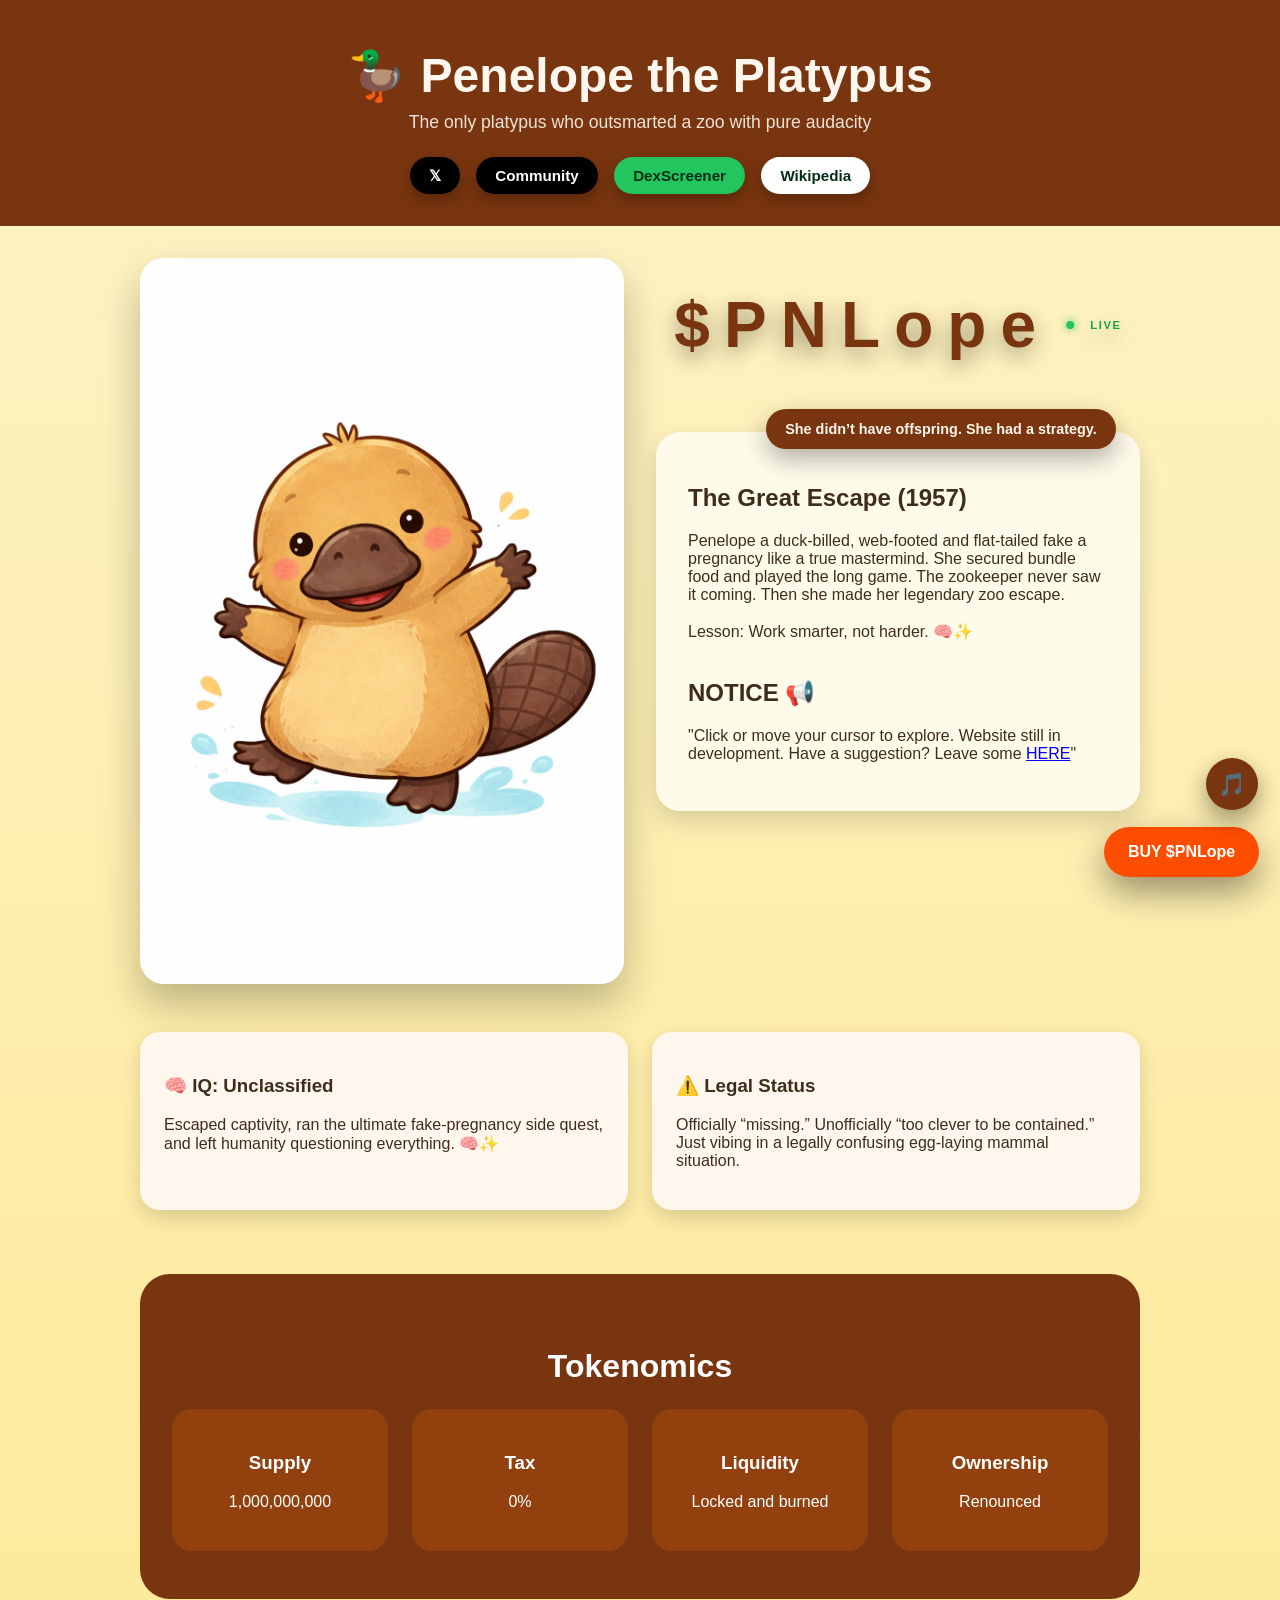
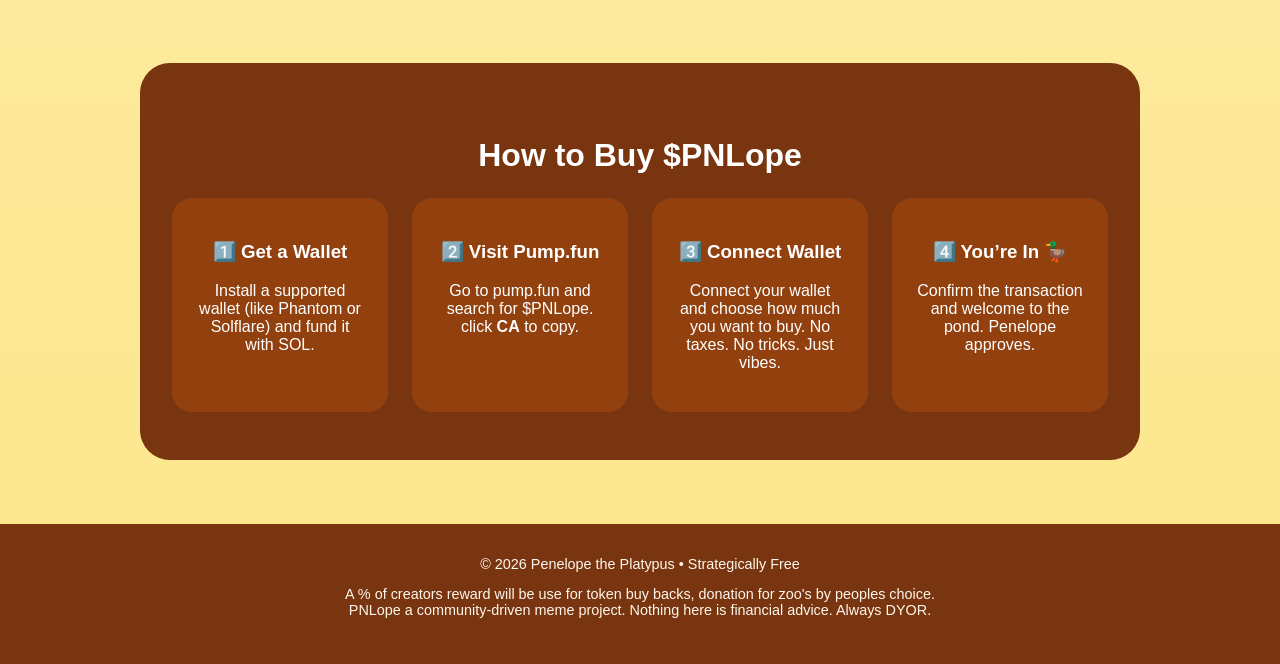
<file: index.html>
<!DOCTYPE html>
<html lang="en">
<head>
<meta charset="UTF-8" />
<meta name="viewport" content="width=device-width, initial-scale=1.0" />
<title>Penelope the Platypus</title>

<link rel="stylesheet" href="css/style.css">
<script src="js/main.js" defer></script>

</head>

<body>

<audio id="bg-music" loop preload="auto">
  <source src="assets/platypus song.mp3" type="audio/mpeg">
</audio>

<div class="music-toggle" title="Toggle music">🎵</div>

<header>
  <h1>
    <a href="about.html" class="header-link">
    🦆 Penelope the Platypus
    </a>
  </h1>

  <p>The only platypus who outsmarted a zoo with pure audacity</p>

  <div class="socials">
    <a href="https://x.com/PNLopePlatypus" target="_blank" class="btn x">𝕏</a>
    <a href="https://x.com" target="_blank" class="btn xc">Community</a>
    <a href="https://dexscreener.com" target="_blank" class="btn dex">DexScreener</a>
    <a href="https://en.wikipedia.org/wiki/Penelope_(platypus)" target="_blank" class="btn wiki">Wikipedia</a>
  </div>
</header>

<main class="container">
  <section class="hero">
    <img src="assets/penelope.png" alt="Penelope the Platypus" />
    <div class="story">

      <a href="degenerate.html" target="_blank" class="token-label">
        $PNLope <span class="live-dot"></span><span class="live-text">LIVE</span>
      </a>

      <div class="floating-quote">She didn’t have offspring. She had a strategy.</div>

      <h2>The Great Escape (1957)</h2>
      <p>
        Penelope a duck-billed, web-footed and flat-tailed
        fake a pregnancy like a true mastermind.
        She secured
        <a href ="https://pump.fun/" target="_blank" class="no-underline-link">
          bundle
        </a>
        food and played the long game. The zookeeper never saw it coming.
        Then she made her legendary zoo escape. <br><br>
        Lesson: Work smarter, not harder. 🧠✨
	
	<br><br>
      <h2>NOTICE 📢</h2>
      <p>
        "Click or move your cursor to explore. Website still in development. Have a suggestion? Leave some
	<a href ="https://forms.gle/wPybnPiphrphsEWS7" target="_blank">HERE</a>"
      </p>
      </p>
    </div>
  </section>
  <section class="facts"> 
    <div class="fact-card"><h3>🧠 IQ: Unclassified</h3>
	<p>
	   Escaped captivity, ran the ultimate fake-pregnancy side quest, 
	   and left humanity questioning everything. 🧠✨
	</p>
    </div>
    <div class="fact-card"><h3>⚠️ Legal Status</h3>
	<p>Officially “missing.” Unofficially “too clever to be contained.” 
	  Just vibing in a legally confusing
	  <span class="easter-egg" ondblclick="unlockVault()">egg</span>-laying mammal situation.
	</p></div>
  </section>

  <section class="tokenomics">
    <h2>Tokenomics</h2>
    <div class="token-grid">
      <div class="token-box"><h3>Supply</h3><p>1,000,000,000</p></div>
      <div class="token-box"><h3>Tax</h3><p>0%</p></div>
      <div class="token-box"><h3>Liquidity</h3><p>Locked and burned</p></div>
      <div class="token-box"><h3>Ownership</h3><p>Renounced</p></div>
    </div>
  </section>

  <section id="secret" class="meme-vault">
    <h2>🕵️ Secret Egg Vault</h2>
    <p>You found it. You are smart!</p>
    <p>Just like Penelope the Platypus!</p>
    <img src="assets/easter egg.png">
  </section>

<section class="tokenomics">
  <h2>How to Buy $PNLope</h2>

  <div class="token-grid">
    <div class="token-box">
      <h3>1️⃣ Get a Wallet</h3>
      <p>
        Install a supported wallet (like Phantom or Solflare)  
        and fund it with SOL.
      </p>
    </div>

    <div class="token-box">
      <h3>2️⃣ Visit Pump.fun</h3>
      <p>
        Go to pump.fun
        and search for $PNLope.<br>
	click <strong id="copy-pnlope" style="cursor:pointer;">CA</strong> to copy.
      </p>
    </div>

    <div class="token-box">
      <h3>3️⃣ Connect Wallet</h3>
      <p>
        Connect your wallet and choose how much you want to buy.  
        No taxes. No tricks. Just vibes.
      </p>
    </div>

    <div class="token-box">
      <h3>4️⃣ You’re In 🦆</h3>
      <p>
        Confirm the transaction and welcome to the pond.  
        Penelope approves.
      </p>
    </div>
  </div>
</section>


</main>

<footer>
	© 2026 Penelope the Platypus • Strategically Free <br>
	<p>
	    A % of <a href="https://x.com/cthulhujinn" target="_blank" class="no-underline-link">creators</a>
		reward will be use for token buy backs, donation for zoo's by peoples choice.<br>
	    PNLope a community-driven meme project. Nothing here is financial advice. Always DYOR.
	</p>	

</footer>

<a href="https://pump.fun/" target="_blank" class="floating-buy">BUY $PNLope</a>

</body>
</html>
</file>
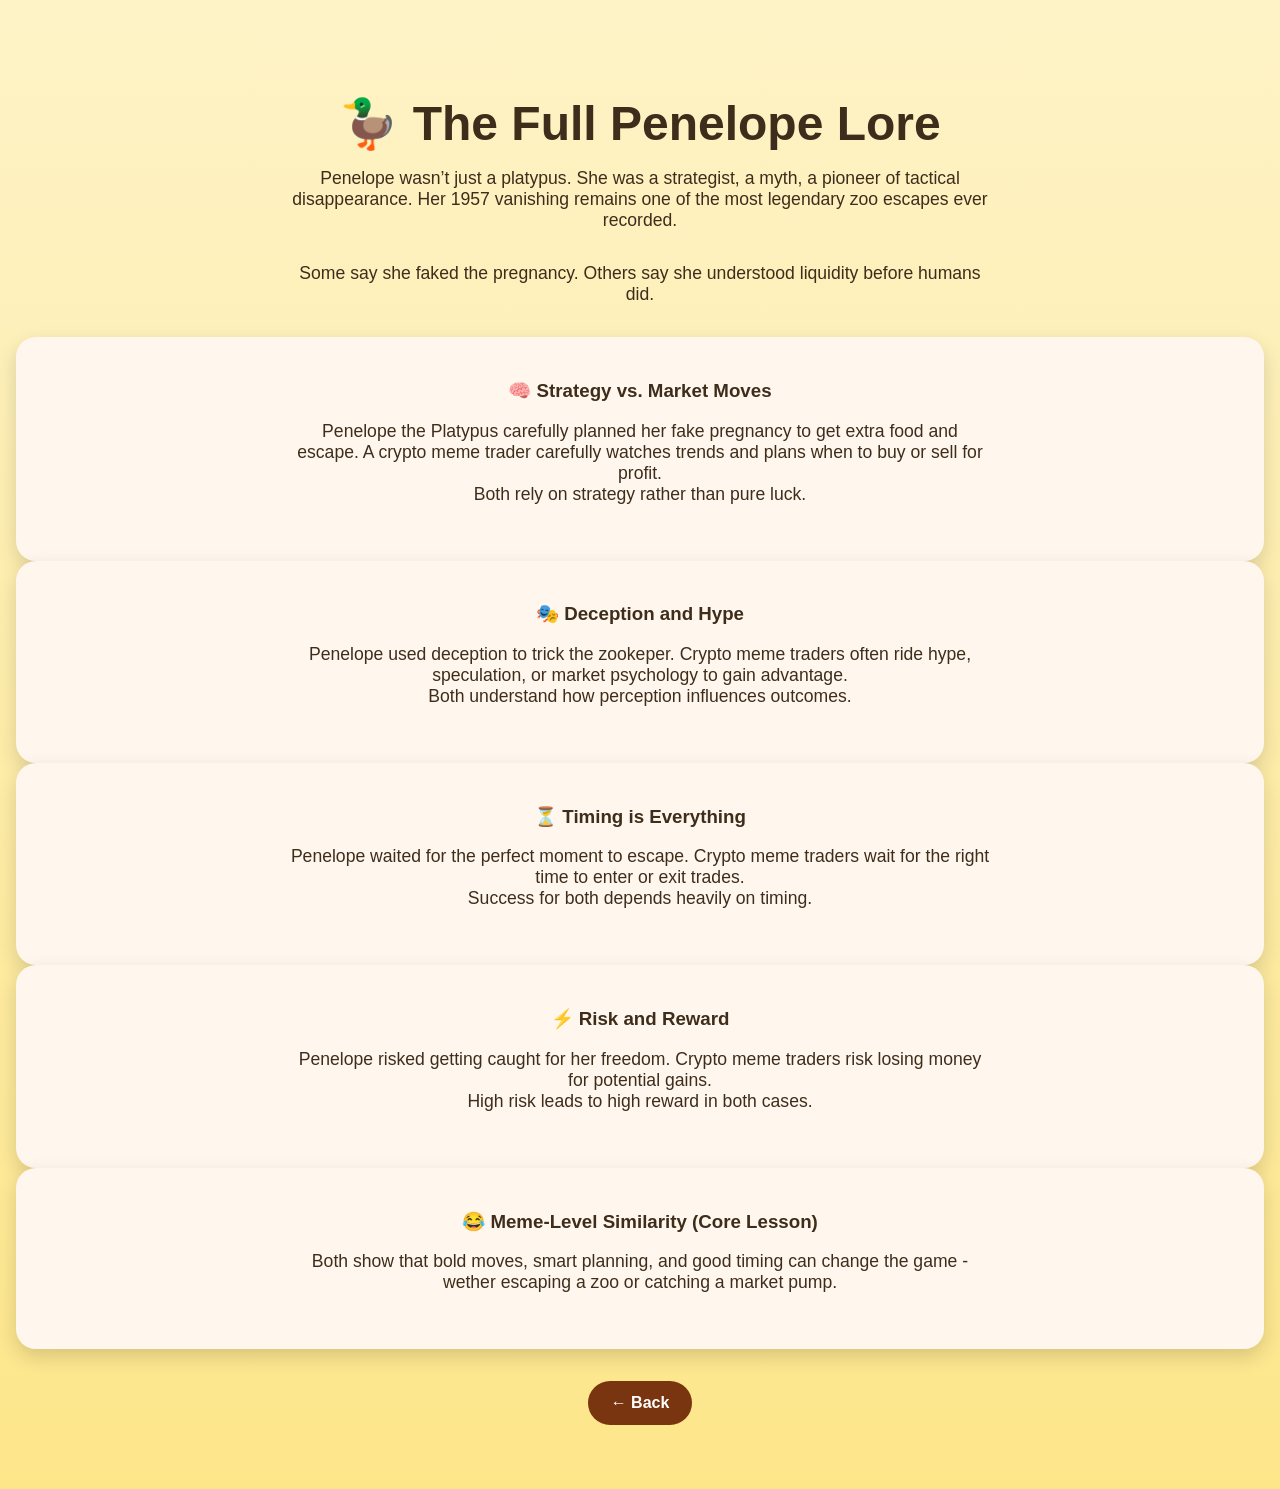
<file: about.html>
<!DOCTYPE html>
<html lang="en">
<head>
<meta charset="UTF-8">
<meta name="viewport" content="width=device-width, initial-scale=1.0">
<title>About Penelope</title>

<style>
body {
  margin: 0;
  font-family: 'Comic Sans MS', 'Trebuchet MS', sans-serif;
  background: linear-gradient(180deg, #fef3c7, #fde68a);
  color: #3f2d1c;
  text-align: center;
  padding: 4rem 1rem;
}

h1 {
  font-size: 3rem;
  margin-bottom: 1rem;
}

p {
  max-width: 700px;
  margin: 0 auto 2rem;
  font-size: 1.1rem;
}

a {
  display: inline-block;
  margin-top: 2rem;
  padding: 0.8rem 1.4rem;
  background: #78350f;
  color: white;
  text-decoration: none;
  border-radius: 999px;
  font-weight: bold;
}

/* FACTS */
.facts {
  margin-top: 3rem;
  display: grid;
  grid-template-columns: repeat(auto-fit, minmax(220px, 1fr));
  gap: 1.5rem;
}

.fact-card {
  background: #fff7ed;
  border-radius: 20px;
  padding: 1.5rem;
  box-shadow: 0 8px 20px rgba(0,0,0,0.15);
}

</style>
</head>
<body>

<h1>🦆 The Full Penelope Lore</h1>

<p>
Penelope wasn’t just a platypus.
She was a strategist, a myth, a pioneer of tactical disappearance.
Her 1957 vanishing remains one of the most legendary zoo escapes ever recorded.
</p>

<p>
Some say she faked the pregnancy.
Others say she understood liquidity before humans did.
</p>

<div class="fact-card"><h3>🧠 Strategy vs. Market Moves</h3>
  <p>
    Penelope the Platypus carefully planned her fake pregnancy
    to get extra food and escape. A crypto meme trader carefully
    watches trends and plans when to buy or sell for profit.<br>
    Both rely on strategy rather than pure luck.
  </p>
</div>

<div class="fact-card"><h3>🎭 Deception and Hype</h3>
  <p>
    Penelope used deception to trick the zookeper.
    Crypto meme traders often ride hype, speculation,
    or market psychology to gain advantage.<br>
    Both understand how perception influences outcomes.
  </p>
</div>

<div class="fact-card"><h3>⏳ Timing is Everything</h3>
  <p>
    Penelope waited for the perfect moment to escape.
    Crypto meme traders wait for the right time to enter or exit trades.<br>
    Success for both depends heavily on timing.
  </p>
</div>

<div class="fact-card"><h3>⚡ Risk and Reward</h3>
  <p>
    Penelope risked getting caught for her freedom. Crypto meme traders
    risk losing money for potential gains.<br>
    High risk leads to high reward in both cases.
  </p>
</div>

<div class="fact-card"><h3>😂 Meme-Level Similarity (Core Lesson)</h3>
  <p>
    Both show that bold moves, smart planning, and good timing can change the game
    - wether escaping a zoo or catching a market pump.
  </p>
</div>

<a href="index.html">← Back</a>

</body>
</html>
</file>
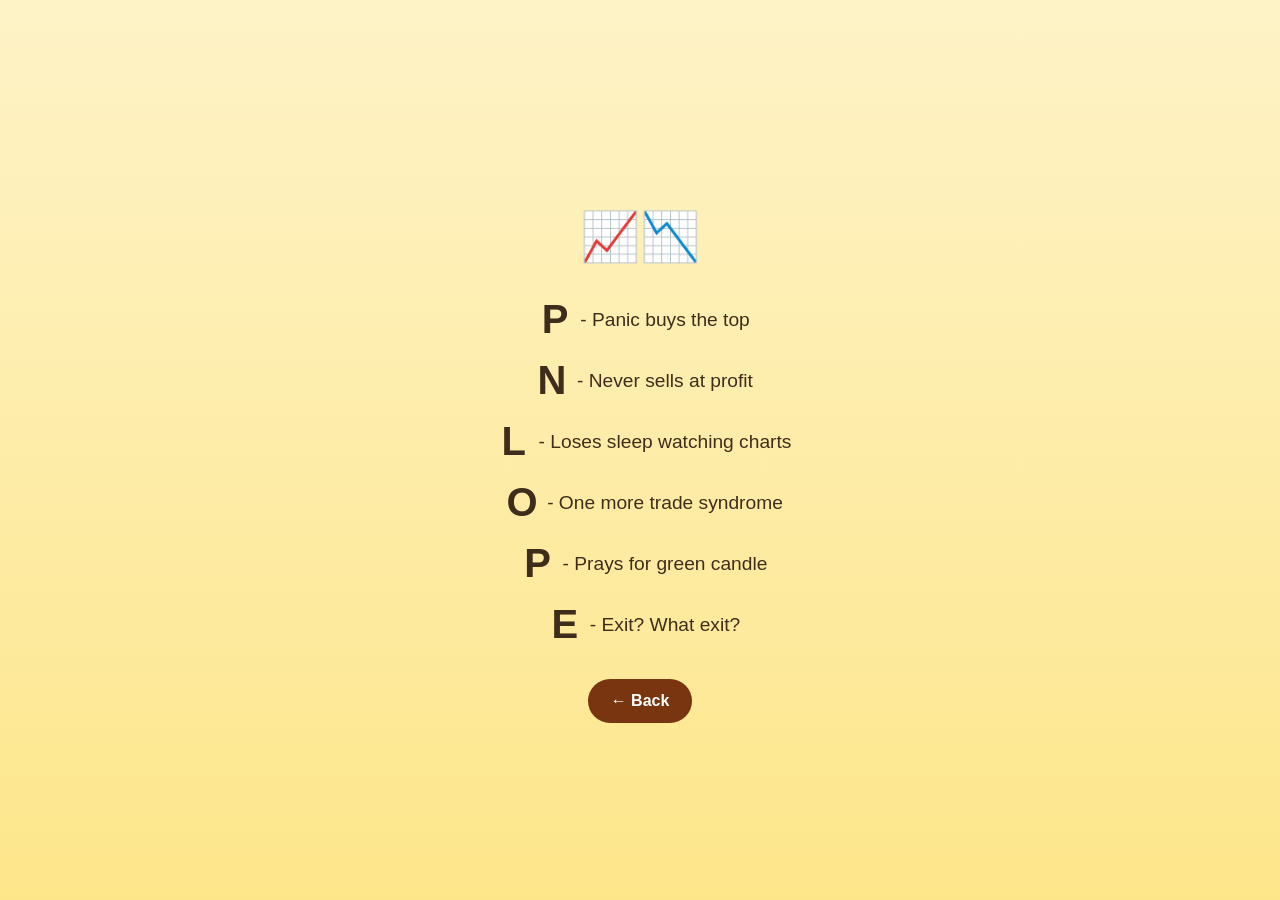
<file: degenerate.html>
<!DOCTYPE html>
<html lang="en">
<head>
<meta charset="UTF-8">
<meta name="viewport" content="width=device-width, initial-scale=1.0">
<title>About Penelope</title>

<style>
body {
  margin: 0;
  font-family: 'Comic Sans MS', 'Trebuchet MS', sans-serif;
  background: linear-gradient(180deg, #fef3c7, #fde68a);
  color: #3f2d1c;
  display: flex;
  flex-direction: column;
  align-items: center;
  justify-content: center;
  min-height: 100vh;
  text-align: center;
}

h1 {
  font-size: 3rem;
  margin-bottom: 2rem;
}

.acrostic {
  display: flex;
  flex-direction: column;
  align-items: center; /* centers each line */
  gap: 1rem;
}

.line {
  display: flex;
  align-items: center;
  justify-content: center;
  font-size: 1.2rem;
}

.letter {
  font-weight: bold;
  font-size: 40px;
  width: 50px;   /* keeps letters aligned */
  text-align: center;
}

a {
  margin-top: 2rem;
  padding: 0.8rem 1.4rem;
  background: #78350f;
  color: white;
  text-decoration: none;
  border-radius: 999px;
  font-weight: bold;
}
</style>
</head>

<body>

<h1>📈📉</h1>

<div class="acrostic">
  <div class="line"><div class="letter">P</div> - Panic buys the top</div>
  <div class="line"><div class="letter">N</div> - Never sells at profit</div>
  <div class="line"><div class="letter">L</div> - Loses sleep watching charts</div>
  <div class="line"><div class="letter">O</div> - One more trade syndrome</div>
  <div class="line"><div class="letter">P</div> - Prays for green candle</div>
  <div class="line"><div class="letter">E</div> - Exit? What exit?</div>
</div>

<a href="index.html">← Back</a>

</body>
</html>
</file>
<file: css/style.css>
body {
  margin: 0;
  font-family: 'Comic Sans MS', 'Trebuchet MS', sans-serif;
  background: linear-gradient(180deg, #fef3c7, #fde68a);
  color: #3f2d1c;
}

header {
  padding: 3rem 1rem 2rem;
  text-align: center;
  background: #78350f;
  color: #fff7ed;
}

header h1 { font-size: 3rem; margin: 0; }
header p { margin-top: 0.5rem; font-size: 1.1rem; opacity: 0.9; }

.container {
  max-width: 1000px;
  margin: 0 auto;
  padding: 2rem 1rem 4rem;
}

.hero {
  display: grid;
  grid-template-columns: 1fr 1fr;
  gap: 2rem;
  align-items: center;
}

.hero img {
  width: 100%;
  border-radius: 24px;
  box-shadow: 0 20px 40px rgba(0,0,0,0.25);
}

.story {
  position: relative;
  background: #fffbeb;
  padding: 2rem;
  border-radius: 24px;
  box-shadow: 0 10px 25px rgba(0,0,0,0.15);
}

/* TOKEN LABEL */
.token-label {
  position: absolute;
  top: -9rem;
  left: 50%;
  transform: translateX(-50%);
  font-size: 4rem;
  font-weight: 900;
  letter-spacing: 0.22em;
  color: #78350f;
  display: flex;
  align-items: center;
  gap: 1rem;
  white-space: nowrap;
  text-decoration: none;
  cursor: pointer;
  text-shadow: 0 8px 22px rgba(0,0,0,0.4);
  z-index: 10;
  animation: wobbleIn 0.9s ease-out 1;
}

@keyframes wobbleIn {
  0% { transform: translateX(-50%) scale(0.9); opacity: 0; }
  40% { transform: translateX(-50%) rotate(-2deg) scale(1.05); opacity: 1; }
  70% { transform: translateX(-50%) rotate(2deg) scale(1.02); }
  100% { transform: translateX(-50%) rotate(0deg) scale(1); }
}

.live-dot {
  width: 8px;
  height: 8px;
  background: #22c55e;
  border-radius: 50%;
  box-shadow: 0 0 8px rgba(34,197,94,0.9);
  animation: livePulse 1.6s ease-in-out infinite;
}

@keyframes livePulse {
  0% { transform: scale(1); opacity: 1; }
  50% { transform: scale(1.4); opacity: 0.6; }
  100% { transform: scale(1); opacity: 1; }
}

.live-text {
  font-size: 0.7rem;
  font-weight: 800;
  color: #16a34a;
  letter-spacing: 0.15em;
}

/* Floating Quote */
.floating-quote {
  position: absolute;
  top: -1.4rem;
  right: 1.5rem;
  background: #78350f;
  color: #fff7ed;
  padding: 0.75rem 1.2rem;
  border-radius: 999px;
  font-size: 0.9rem;
  font-weight: bold;
  box-shadow: 0 10px 25px rgba(0,0,0,0.3);
  animation: floaty 3.5s ease-in-out infinite;
}

@keyframes floaty {
  0% { transform: translateY(0) rotate(-2deg); }
  50% { transform: translateY(-8px) rotate(-1deg); }
  100% { transform: translateY(0) rotate(-2deg); }
}

/* FACTS */
.facts {
  margin-top: 3rem;
  display: grid;
  grid-template-columns: repeat(auto-fit, minmax(220px, 1fr));
  gap: 1.5rem;
}

.fact-card {
  background: #fff7ed;
  border-radius: 20px;
  padding: 1.5rem;
  box-shadow: 0 8px 20px rgba(0,0,0,0.15);
}

/* TOKENOMICS */
.tokenomics {
  margin-top: 4rem;
  background: #78350f;
  color: white;
  padding: 3rem 2rem;
  border-radius: 30px;
  text-align: center;
}

.tokenomics h2 {
  font-size: 2rem;
  margin-bottom: 1.5rem;
}

.token-grid {
  display: grid;
  grid-template-columns: repeat(auto-fit, minmax(180px, 1fr));
  gap: 1.5rem;
}

.token-box {
  background: #92400e;
  padding: 1.5rem;
  border-radius: 20px;
}

/* MEME VAULT (HIDDEN) */
.meme-vault {
  display: none;
  margin-top: 4rem;
  background: #111;
  color: white;
  padding: 3rem 2rem;
  border-radius: 30px;
  text-align: center;
}

.meme-vault img {
  max-width: 250px;
  margin: 1rem;
  border-radius: 20px;
}

/* Easter Egg */
.easter-egg {
  cursor: pointer;
  font-weight: normal;
  transition: color 0.2s ease;
}

.easter-egg:hover {
  color: #ff4d00;
}

/* BUTTONS */
.socials {
  margin-top: 1.5rem;
  display: flex;
  justify-content: center;
  gap: 1rem;
  flex-wrap: wrap;
}

.btn {
  text-decoration: none;
  padding: 0.6rem 1.2rem;
  border-radius: 999px;
  font-weight: bold;
  font-size: 0.95rem;
  box-shadow: 0 6px 14px rgba(0,0,0,0.25);
  transition: transform 0.15s ease, opacity 0.15s ease;
}

.btn:hover { transform: translateY(-2px); opacity: 0.9; }

.btn.x { background: #000; color: #fff; }
.btn.xc { background: #000; color: #fff; }
.btn.dex { background: #22c55e; color: #052e16; }
.btn.wiki { background: #fff; color: #052e16; }

/* Floating Buy */
.floating-buy {
  position: fixed;
  bottom: 20px;
  right: 20px;
  background: #ff4d00;
  color: white;
  padding: 1rem 1.5rem;
  border-radius: 999px;
  font-weight: 900;
  text-decoration: none;
  box-shadow: 0 15px 35px rgba(0,0,0,0.4);
  animation: floaty 3s ease-in-out infinite;
  z-index: 100;
}

  /* underline link */
.no-underline-link {
  color: inherit;
  text-decoration: none;
}

  /* header-link */
.header-link {
  color: inherit;
  text-decoration: none;
}

/* Footer */
footer {
  text-align: center;
  padding: 2rem 1rem;
  background: #78350f;
  color: #fff7ed;
  font-size: 0.9rem;
}

/* Mobile */
@media (max-width: 768px) {
  .hero { grid-template-columns: 1fr; }
  header h1 { font-size: 2.3rem; }
  .token-label { font-size: 2.4rem; top: -6rem; }
}

/* === MUSIC BUTTON (ADDED) === */
.music-toggle {
  position: fixed;
  bottom: 90px;
  right: 22px;
  width: 52px;
  height: 52px;
  border-radius: 50%;
  background: #78350f;
  color: #fff7ed;
  display: flex;
  align-items: center;
  justify-content: center;
  font-size: 1.4rem;
  cursor: pointer;
  box-shadow: 0 10px 25px rgba(0,0,0,0.4);
  z-index: 200;
}

.music-toggle.playing {
  background: #22c55e;
  color: #052e16;
}

/* === DRAGGABLE FLOATING BUY SAFETY === */
.floating-buy {
  touch-action: none;       /* required for mobile drag */
  user-select: none;
  cursor: grab;
}

.floating-buy.dragging {
  cursor: grabbing;
  opacity: 0.9;
}
</file>
